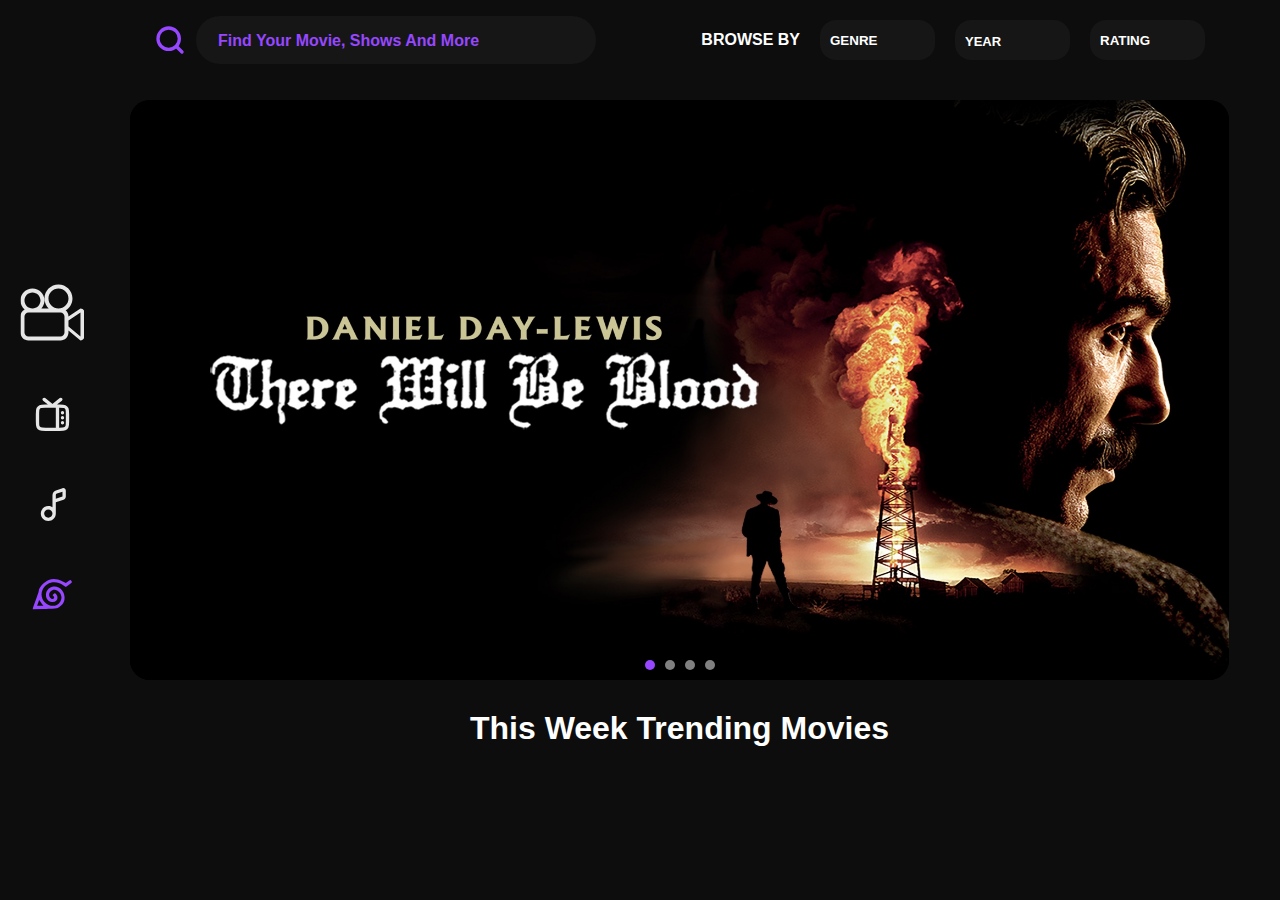
<file: index.html>
<!DOCTYPE html>
<html lang="en">
<head>
    <meta charset="UTF-8">
    <meta name="viewport" content="width=device-width, initial-scale=1.0">
    <title>TasteBud</title>
    <link rel="stylesheet" href="styles.css">
</head>
<body>
    <div class="grid">
        <aside>
            <div class="nav">
                <img src="Vector\home.svg" class="icon">
                <img src="Vector\movie.svg" class="micon">
                <img src="Vector\tv.svg" class="icon">
                <img src="Vector\music.svg" class="icon">
                <img src="Vector\anime.svg"class="icon">
            </div>
        </aside>

        <header>
            <div class="search">
                <img src="Vector\search.svg" alt="search" class="search-icon">
                <input class="search-bar" type="text" placeholder="Find your movie, shows and more">
            </div>
                    <div class="right-bar">
                    <div class="b-1">BROWSE BY</div>
                    <select class="genre-box" name="Genere" id="Genre">
                        <option value="">GENRE</option>
                        <option value="Action">Action</option>
                        <option value="Adventure">Adventure</option>
                        <option value="Comedy">Comedy</option>
                        <option value="Crime">Crime</option>
                        <option value="Drama">Drama</option>
                        <option value="Fantasy">Fantasy</option>
                        <option value="Historical">Historical</option>
                        <option value="Horror">Horror</option>
                        <option value="Mystery">Mystery</option>
                        <option value="Romance">Romance</option>
                        <option value="Science Fiction">Science Fiction</option>
                        <option value="Thriller">Thriller</option>
                        <option value="Western">Western</option>
                    </select>
                    <input class="year-bar" type="year" min="1990" max="2023" placeholder="YEAR">
                    <select class="rating-box" name="rating" id="rating">
                        <option value="">RATING</option>
                        <option value="Highest">Highest First</option>
                        <option value="Lowest">Lowest First</option>
                    </select>
                    </div>
        </header>

        <main class="display-section carousel" data-carousel>
            
            <ul data-slides>
              <li class="slide" data-active data-index="0">
                <img src="images\there will be blood.jpg" alt="Nature Image #1">
              </li>
              <li class="slide" data-index="1">
                <img src="./images/asteroid city.jpg" alt="Nature Image #2">
              </li>
              <li class="slide" data-index="2">
                <img src="./images/The-Irishman.jpg" alt="Nature Image #3">
              </li>
              <li class="slide" data-index="3">
                <img src="./images/dunkirk.jpg" alt="Nature Image #4">
              </li>
            </ul>

            <div class="carousel-indicators">
                <button class="carousel-indicator active" data-slide-index="0"></button>
                <button class="carousel-indicator" data-slide-index="1"></button>
                <button class="carousel-indicator" data-slide-index="2"></button>
                <button class="carousel-indicator" data-slide-index="3"></button>
            </div>

        </main>


        <main class="cards-section">
            <div class="wrapper">
                <div class="popular-text">This Week Trending Movies</div>
            </div>
            <div id="popular-movies" class="wrapper card-wrapper">
                <!-- Cards are inserted here -->
            </div>
        </main>
    </div>

    <script src="api.js"></script>
    <script src="carousel.js"></script>
    <script src="input.js"></script>
</body>
</html>
</file>
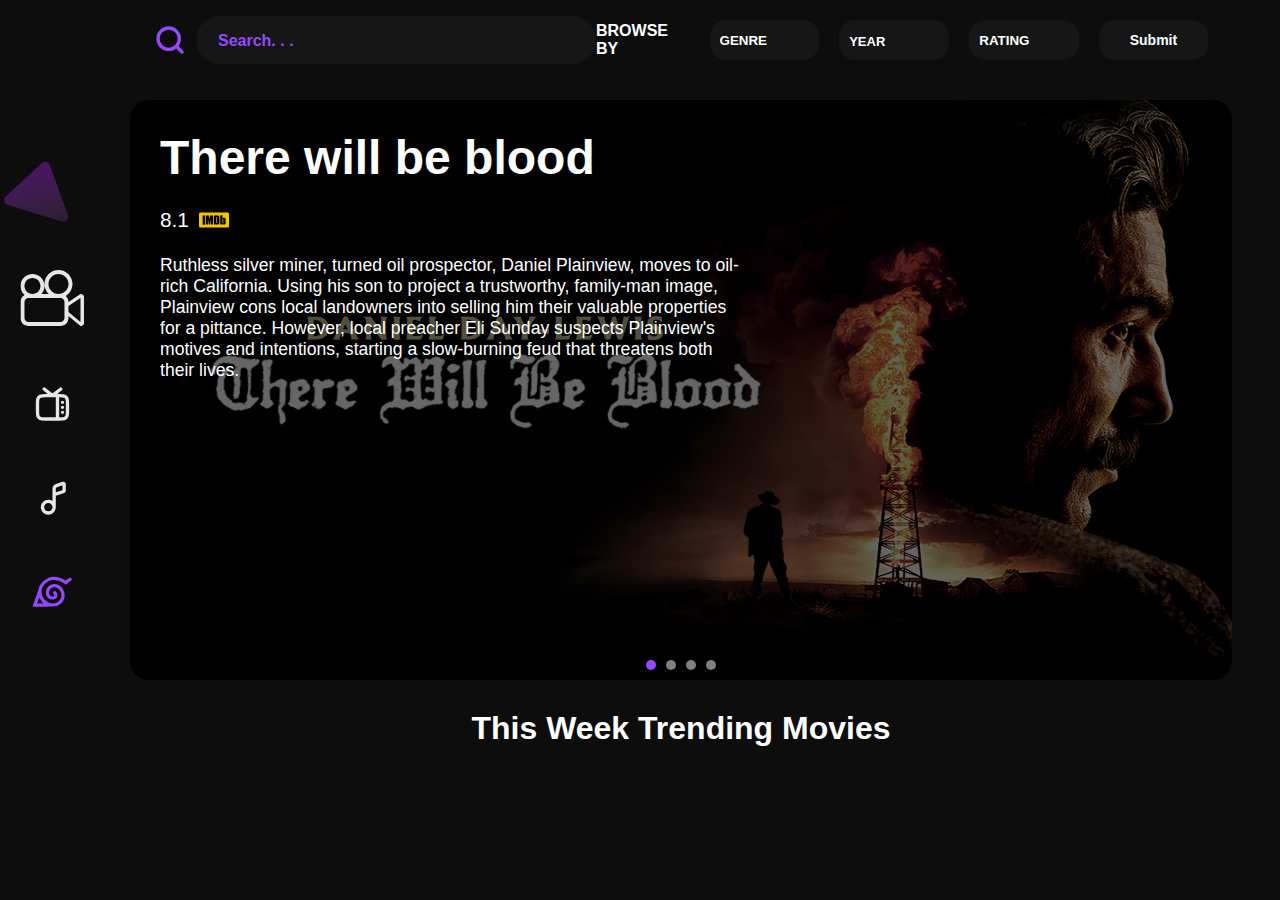
<file: movies/index.html>
<!DOCTYPE html>
<html lang="en">
<head>
    <meta charset="UTF-8">
    <meta name="viewport" content="width=device-width, initial-scale=1.0">
    <title>TasteBud</title>
    <link rel="stylesheet" href="../styles.css">
</head>
<body>
    <div class="grid">
        <aside>
            <div class="nav">
                <img src="../Vector\hover.svg" class="hover"> 
                <a href = "http://127.0.0.1:5500/Homepage/index.html"><img src="../Vector\home.svg" class="icon"></a>
                <a href = "http://127.0.0.1:5500/movies/index.html"><img src="../Vector\movie.svg" class="micon"></a>
                <a href = "http://127.0.0.1:5500/shows/index-shows.html"><img src="../Vector\tv.svg" class="icon"></a>
                <a href = "http://127.0.0.1:5500/music/index-music.html"><img src="../Vector\music.svg" class="icon"></a>
                <img src="../Vector\anime.svg" class="icon">
            </div>
            </aside>

        <header>
            <div class="search">
                <img src="../Vector\search.svg" alt="search" class="search-icon">
                <input class="search-bar" type="text" placeholder="Search. . .">
            </div>
                    <div class="right-bar">
                    <div class="b-1">BROWSE BY</div>
                    <select class="genre-box" name="Genere" id="Genre">
                        <option value="">GENRE</option>
                        <option value="Action">Action</option>
                        <option value="Adventure">Adventure</option>
                        <option value="Comedy">Comedy</option>
                        <option value="Crime">Crime</option>
                        <option value="Drama">Drama</option>
                        <option value="Fantasy">Fantasy</option>
                        <option value="Historical">Historical</option>
                        <option value="Horror">Horror</option>
                        <option value="Mystery">Mystery</option>
                        <option value="Romance">Romance</option>
                        <option value="Science Fiction">Science Fiction</option>
                        <option value="Thriller">Thriller</option>
                        <option value="Western">Western</option>
                    </select>
                    <input class="year-bar" type="number" min="1990" max="2023" placeholder="YEAR">
                    <select class="rating-box" name="rating" id="rating">
                        <option value="">RATING</option>
                        <option value="Highest">Highest First</option>
                        <option value="Lowest">Lowest First</option>
                    </select>
                    <button class="submit">Submit</button>
                </div>
        </header>

        <main class="display-section carousel" data-carousel>
            
            <ul data-slides>
            <li class="slide" data-active data-index="0">
                <img src="../images\there will be blood.jpg" class="image-1">
                <div class="overlay">
                    <div class="movie-name name-1">There will be blood</div>
                    <div class="rating-wrapper">
                        <div class="movie-rating rating-1">8.1</div>
                        <img src="../images/IMDB_Logo_2016.svg" alt="imdb logo" class="imdb">
                    </div>
                    <div class="movie-desc desc-1">Ruthless silver miner, turned oil prospector, Daniel Plainview, moves to oil-rich California. Using his son to project a trustworthy, family-man image, Plainview cons local landowners into selling him their valuable properties for a pittance. However, local preacher Eli Sunday suspects Plainview's motives and intentions, starting a slow-burning feud that threatens both their lives.</div>
                </div>
            </li>
            <li class="slide" data-index="1">
                <img src="../images/asteroid city.jpg" class="image-2">
                <div class="overlay">
                    <div class="movie-name name-2">Asteroid City</div>
                    <div class="rating-wrapper">
                        <div class="movie-rating rating-2">6.7</div>
                        <img src="../images/IMDB_Logo_2016.svg" alt="imdb logo" class="imdb">
                    </div>
                    <div class="movie-desc desc-2">In an American desert town circa 1955, the itinerary of a Junior Stargazer/Space Cadet convention is spectacularly disrupted by world-changing events.</div>
                </div>
            </li>
            <li class="slide" data-index="2">
                <img src="../images/The-Irishman.jpg" class="image-3">
                <div class="overlay">
                    <div class="movie-name name-3">The Irishman</div>
                    <div class="rating-wrapper">
                        <div class="movie-rating rating-3">7.6</div>
                        <img src="../images/IMDB_Logo_2016.svg" alt="imdb logo" class="imdb">
                    </div>
                    <div class="movie-desc desc-3">Pennsylvania, 1956. Frank Sheeran, a war veteran of Irish origin who works as a truck driver, accidentally meets mobster Russell Bufalino. Once Frank becomes his trusted man, Bufalino sends him to Chicago with the task of helping Jimmy Hoffa, a powerful union leader related to organized crime, with whom Frank will maintain a close friendship for nearly twenty years.</div>
                </div>
            </li>
            <li class="slide" data-index="3">
                <img src="../images/dunkirk.jpg" class="image-4">
                <div class="overlay">
                    <div class="movie-name name-4">Dunkirk</div>
                    <div class="rating-wrapper">
                        <div class="movie-rating rating-4">7.5</div>
                        <img src="../images/IMDB_Logo_2016.svg" alt="imdb logo" class="imdb">
                    </div>
                    <div class="movie-desc desc-4">The story of the miraculous evacuation of Allied soldiers from Belgium, Britain, Canada and France, who were cut off and surrounded by the German army from the beaches and harbour of Dunkirk between May 26th and June 4th 1940 during World War II.</div>
                </div>
            </li>
            </ul>

            <div class="carousel-indicators">
                <button class="carousel-indicator active" data-slide-index="0"></button>
                <button class="carousel-indicator" data-slide-index="1"></button>
                <button class="carousel-indicator" data-slide-index="2"></button>
                <button class="carousel-indicator" data-slide-index="3"></button>
            </div>

        </main>


        <main class="cards-section">
            <div class="wrapper">
                <div class="popular-text">This Week Trending Movies</div>
            </div>
            <div id="popular-movies" class="wrapper card-wrapper">
                <!-- Cards are inserted here -->
            </div>
        </main>
    </div>

    <script src="api-movies.js"></script>
    <script src="../carousel.js"></script>
</body>
</html>
</file>
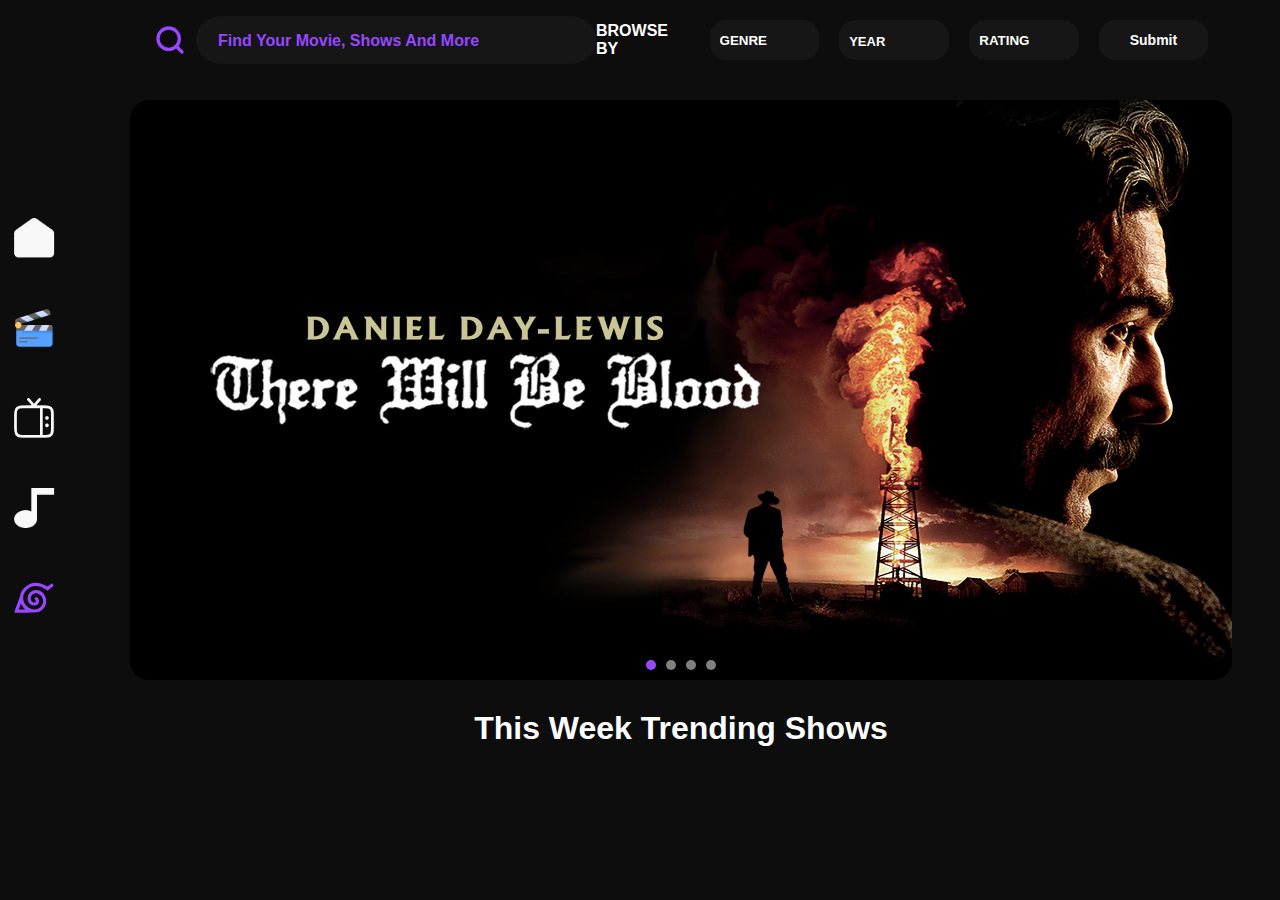
<file: index-shows.html>
<!DOCTYPE html>
<html lang="en">
<head>
    <meta charset="UTF-8">
    <meta name="viewport" content="width=device-width, initial-scale=1.0">
    <title>TasteBud</title>
    <link rel="stylesheet" href="styles.css">
</head>
<body>
    <div class="grid">
        <aside>
            <div class="nav">
              <img src="Vector\home.png" class="icon">
              <img src="Vector\movie.png" class="micon">
              <img src="Vector\tv.png" class="icon">
              <img src="Vector\music.png" class="icon">
              <img src="Vector\anime.svg" class="icon">
            </div>
          </aside>

    <header>
        <div class="search">
            <img src="Vector\search.svg" alt="search" class="search-icon">
            <input class="search-bar" type="text" placeholder="Find your movie, shows and more">
        </div>
                <div class="right-bar">
                <div class="b-1">BROWSE BY</div>
                <select class="genre-box" name="Genere" id="Genre">
                    <option value="">GENRE</option>
                    <option value="Action">Action</option>
                    <option value="Adventure">Adventure</option>
                    <option value="Comedy">Comedy</option>
                    <option value="Crime">Crime</option>
                    <option value="Drama">Drama</option>
                    <option value="Fantasy">Fantasy</option>
                    <option value="Historical">Historical</option>
                    <option value="Horror">Horror</option>
                    <option value="Mystery">Mystery</option>
                    <option value="Romance">Romance</option>
                    <option value="Science Fiction">Science Fiction</option>
                    <option value="Thriller">Thriller</option>
                    <option value="Western">Western</option>
                </select>
                <input class="year-bar" type="number" min="1990" max="2023" placeholder="YEAR">
                <select class="rating-box" name="rating" id="rating">
                    <option value="">RATING</option>
                    <option value="Highest">Highest First</option>
                    <option value="Lowest">Lowest First</option>
                </select>
                <button class="submit">Submit</button>
            </div>
    </header>

    <main class="display-section carousel" data-carousel>
        
        <ul data-slides>
          <li class="slide" data-active data-index="0">
            <img src="images\there will be blood.jpg" class="image-1">
          </li>
          <li class="slide" data-index="1">
            <img src="./images/asteroid city.jpg" class="image-2">
          </li>
          <li class="slide" data-index="2">
            <img src="./images/The-Irishman.jpg" class="image-3">
          </li>
          <li class="slide" data-index="3">
            <img src="./images/dunkirk.jpg" class="image-4">
          </li>
        </ul>

            <div class="carousel-indicators">
                <button class="carousel-indicator active" data-slide-index="0"></button>
                <button class="carousel-indicator" data-slide-index="1"></button>
                <button class="carousel-indicator" data-slide-index="2"></button>
                <button class="carousel-indicator" data-slide-index="3"></button>
            </div>

        </main>


        <main class="cards-section">
            <div class="wrapper">
                <div class="popular-text">This Week Trending Shows</div>
            </div>
            <div id="popular-Shows" class="wrapper card-wrapper">
                <!-- Cards are inserted here -->
            </div>
        </main>
    </div>

<script src="api-shows.js"></script>
<script src="carousel.js"></script>
</body>
</html>
</file>
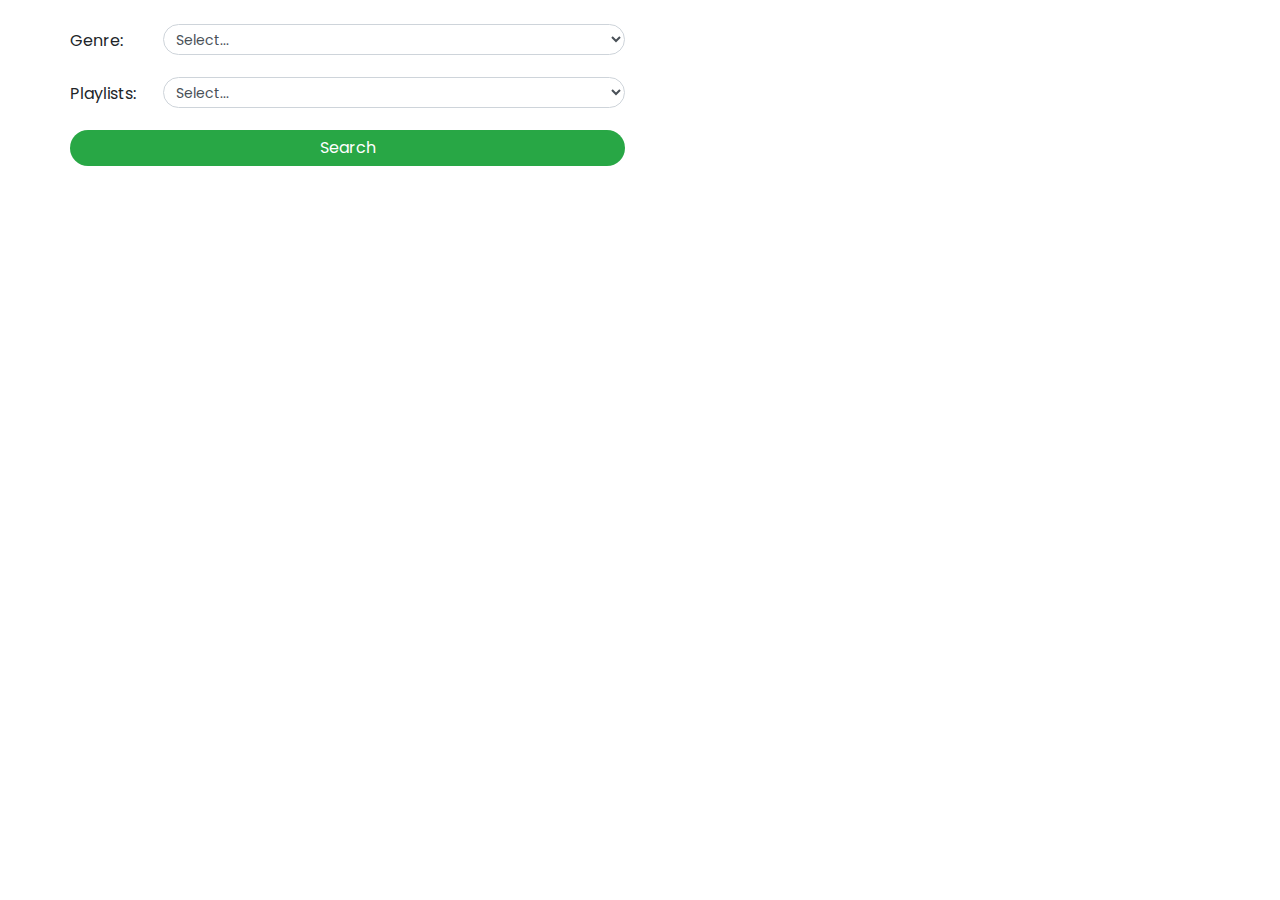
<file: music/index-music.html>
<!DOCTYPE html>
<html lang='en'>
<head>
    <meta charset='UTF-8'>
    <meta name='viewport' content='width=device-width, initial-scale=1.0'>
    <title>Spotify Web API Tutorial</title>
    <link rel="stylesheet" href="https://maxcdn.bootstrapcdn.com/bootstrap/4.0.0/css/bootstrap.min.css" integrity="sha384-Gn5384xqQ1aoWXA+058RXPxPg6fy4IWvTNh0E263XmFcJlSAwiGgFAW/dAiS6JXm" crossorigin="anonymous">
    <link rel='stylesheet' type='text/css' href='styles-music.css'>
</head>
<body>
    
    <div class='container'>        
        <form action=''>
            
            <input type='hidden' id='hidden_token'>
            <div class='col-sm-6 form-group row mt-4 px-0'>
                <label for='Genre' class='form-label col-sm-2'>Genre:</label>
                <select name='' id='select_genre' class='form-control form-control-sm col-sm-10'>
                    <option>Select...</option>                    
                </select>
            </div>
            <div class='col-sm-6 form-group row px-0'>
                <label for='Genre' class='form-label col-sm-2'>Playlists:</label>
                <select name='' id='select_playlist' class='form-control form-control-sm col-sm-10'>
                    <option>Select...</option>                    
                </select>
            </div>                  
            <div class='col-sm-6 row form-group px-0'>
                <button type='submit' id='btn_submit' class='btn btn-success col-sm-12'>Search</button>
            </div>          
        </form>        
        <div class='row'>
            <div class='col-sm-6 px-0'>
                <div class='list-group song-list'>
                    
                </div>                                             
            </div>
            <div class='offset-md-1 col-sm-4' id='song-detail'>                
            </div>
        </div>   
    </div>

    <script src="https://code.jquery.com/jquery-3.2.1.slim.min.js" integrity="sha384-KJ3o2DKtIkvYIK3UENzmM7KCkRr/rE9/Qpg6aAZGJwFDMVNA/GpGFF93hXpG5KkN" crossorigin="anonymous"></script>
<script src="https://cdnjs.cloudflare.com/ajax/libs/popper.js/1.12.9/umd/popper.min.js" integrity="sha384-ApNbgh9B+Y1QKtv3Rn7W3mgPxhU9K/ScQsAP7hUibX39j7fakFPskvXusvfa0b4Q" crossorigin="anonymous"></script>
<script src="https://maxcdn.bootstrapcdn.com/bootstrap/4.0.0/js/bootstrap.min.js" integrity="sha384-JZR6Spejh4U02d8jOt6vLEHfe/JQGiRRSQQxSfFWpi1MquVdAyjUar5+76PVCmYl" crossorigin="anonymous"></script>
    
    <script src='api-music.js' type='text/javascript'></script>
</body>
</html>
</file>
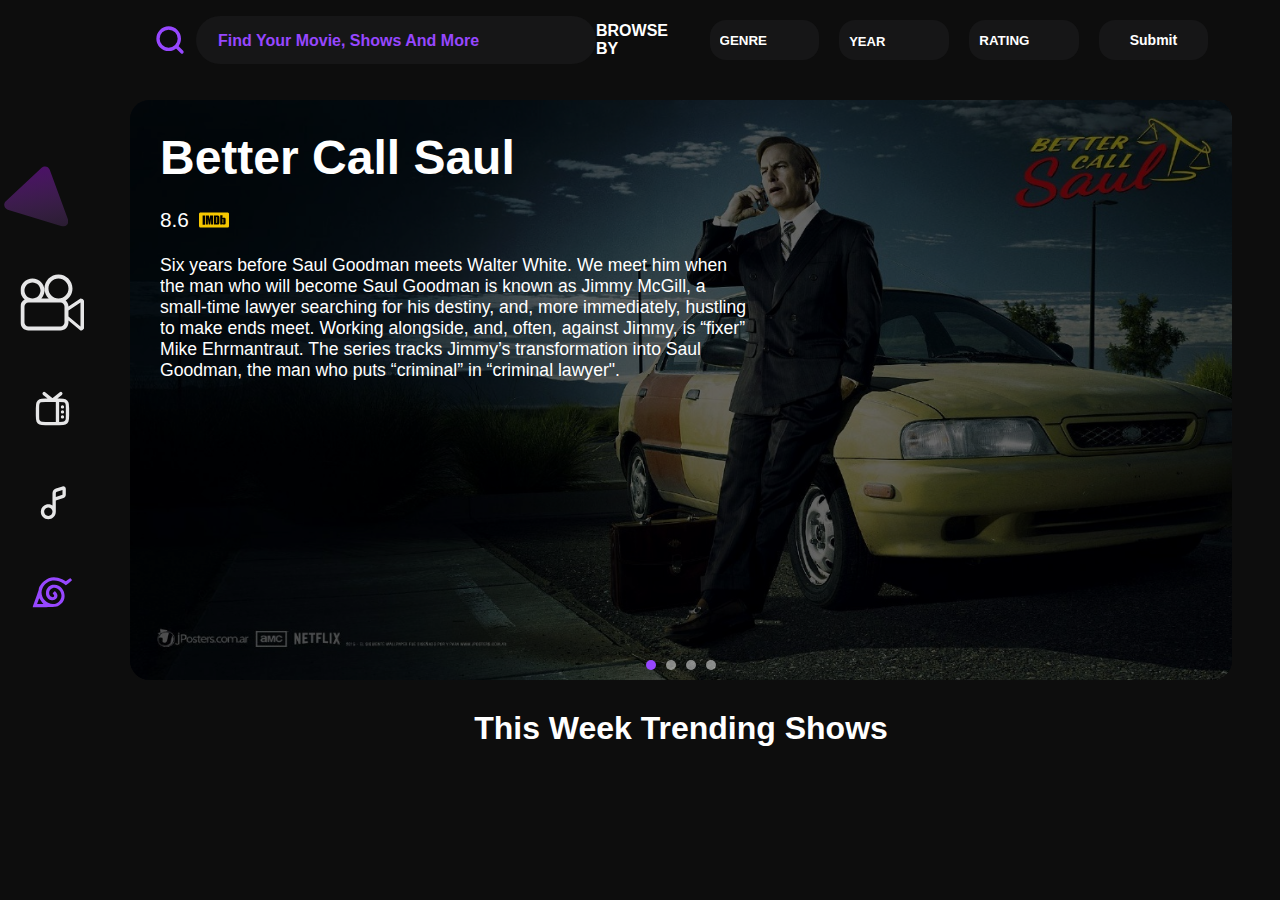
<file: shows/index-shows.html>
<!DOCTYPE html>
<html lang="en">
<head>
    <meta charset="UTF-8">
    <meta name="viewport" content="width=device-width, initial-scale=1.0">
    <title>TasteBud</title>
    <link rel="stylesheet" href="../styles.css">
</head>
<body>
    <div class="grid">
      <aside>
        <div class="nav">
          <img src="../Vector\hover.svg" class="hover"> 
          <a href = "http://127.0.0.1:5500/Homepage/index.html"><img src="../Vector\home.svg" class="icon"></a>
          <a href = "http://127.0.0.1:5500/movies/index.html"><img src="../Vector\movie.svg" class="micon"></a>
          <a href = "http://127.0.0.1:5500/shows/index-shows.html"><img src="../Vector\tv.svg" class="icon"></a>
          <img src="../Vector\music.svg" class="icon">
          <img src="../Vector\anime.svg" class="icon">
        </div>
      </aside>

    <header>
        <div class="search">
            <img src="../Vector\search.svg" alt="search" class="search-icon">
            <input class="search-bar" type="text" placeholder="Find your movie, shows and more">
        </div>
                <div class="right-bar">
                <div class="b-1">BROWSE BY</div>
                <select class="genre-box" name="Genere" id="Genre">
                    <option value="">GENRE</option>
                    <option value="Action">Action</option>
                    <option value="Adventure">Adventure</option>
                    <option value="Comedy">Comedy</option>
                    <option value="Crime">Crime</option>
                    <option value="Drama">Drama</option>
                    <option value="Fantasy">Fantasy</option>
                    <option value="Historical">Historical</option>
                    <option value="Horror">Horror</option>
                    <option value="Mystery">Mystery</option>
                    <option value="Romance">Romance</option>
                    <option value="Science Fiction">Science Fiction</option>
                    <option value="Thriller">Thriller</option>
                    <option value="Western">Western</option>
                </select>
                <input class="year-bar" type="number" min="1990" max="2023" placeholder="YEAR">
                <select class="rating-box" name="rating" id="rating">
                    <option value="">RATING</option>
                    <option value="Highest">Highest First</option>
                    <option value="Lowest">Lowest First</option>
                </select>
                <button class="submit">Submit</button>
            </div>
    </header>

    <main class="display-section carousel" data-carousel>
        
        <ul data-slides>
          <li class="slide" data-active data-index="0">
            <img src="../images/Better call saul.jpeg" class="image-1">
            <div class="overlay">
                <div class="tv-name name-1">Better Call Saul </div>
                <div class="rating-wrapper">
                    <div class="tv-rating rating-1">8.6</div>
                    <img src="../images/IMDB_Logo_2016.svg" alt="imdb logo" class="imdb">
                </div>
                <div class="tv-desc desc-1">Six years before Saul Goodman meets Walter White. We meet him when the man who will become Saul Goodman is known as Jimmy McGill, a small-time lawyer searching for his destiny, and, more immediately, hustling to make ends meet. Working alongside, and, often, against Jimmy, is “fixer” Mike Ehrmantraut. The series tracks Jimmy’s transformation into Saul Goodman, the man who puts “criminal” in “criminal lawyer".</div>
            </div>
          </li>
          <li class="slide" data-index="1">
            <img src="../images/Dahmer.webp" class="image-2">
            <div class="overlay">
              <div class="tv-name name-2">Dahmer – Monster: The Jeffrey Dahmer Story</div>
              <div class="rating-wrapper">
                  <div class="tv-rating rating-2">8.1</div>
                  <img src="../images/IMDB_Logo_2016.svg" alt="imdb logo" class="imdb">
              </div>
              <div class="tv-desc desc-2">This series examines the gruesome and horrific true crimes of Jeffrey Dahmer and the systemic failures that enabled one of America’s most notorious serial killers to continue his murderous spree in plain sight for over a decade.</div>
          </div>
          </li>
          <li class="slide" data-index="2">
            <img src="../images/Succession.jpeg" class="image-3">
            <div class="overlay">
              <div class="tv-name name-3">Succession</div>
              <div class="rating-wrapper">
                  <div class="tv-rating rating-3">8.2</div>
                  <img src="../images/IMDB_Logo_2016.svg" alt="imdb logo" class="imdb">
              </div>
              <div class="tv-desc desc-3">Follow the lives of the Roy family as they contemplate their future once their aging father begins to step back from the media and entertainment conglomerate they control.</div>
          </div>
          </li>
          <li class="slide" data-index="3">
            <img src="../images/Gotham.jpeg" class="image-4">
            <div class="overlay">
              <div class="tv-name name-4">Gotham</div>
              <div class="rating-wrapper">
                  <div class="tv-rating rating-4">7.6</div>
                  <img src="../images/IMDB_Logo_2016.svg" alt="imdb logo" class="imdb">
              </div>
              <div class="tv-desc desc-4">Everyone knows the name Commissioner Gordon. He is one of the crime world's greatest foes, a man whose reputation is synonymous with law and order. But what is known of Gordon's story and his rise from rookie detective to Police Commissioner? What did it take to navigate the multiple layers of corruption that secretly ruled Gotham City, the spawning ground of the world's most iconic villains? And what circumstances created them – the larger-than-life personas who would become Catwoman, The Penguin, The Riddler, Two-Face and The Joker?</div>
          </div>
          </li>
        </ul>

            <div class="carousel-indicators">
                <button class="carousel-indicator active" data-slide-index="0"></button>
                <button class="carousel-indicator" data-slide-index="1"></button>
                <button class="carousel-indicator" data-slide-index="2"></button>
                <button class="carousel-indicator" data-slide-index="3"></button>
            </div>

        </main>


        <main class="cards-section">
            <div class="wrapper">
                <div class="popular-text">This Week Trending Shows</div>
            </div>
            <div id="popular-Shows" class="wrapper card-wrapper">
                <!-- Cards are inserted here -->
            </div>
        </main>
    </div>

<script src="api-shows.js"></script>
<script src="../carousel.js"></script>
</body>
</html>
</file>
<file: styles.css>
@import url('https://fonts.googleapis.com/css2?family=Poppins:wght@200;400;700&display=swap');

*{
    padding: 0;
    margin: 0;
    box-sizing: border-box;
    font-family: 'Rubik', sans-serif;
}

:root{
    --element-bg: #000000;
    --main-bg: #0d0d0d;
    --purple-accent: #9747FF
}


/* Layout of the website */

body{
    background-color: var(--main-bg);
}

.grid{
    height: 100vh;
    width: 100vw;
    display: grid;
    grid-template-columns: 80px 1fr 1px;
    grid-template-rows: 80px max(63%,600px) 75%;
    grid-column-gap: 50px; 
    overflow-x: hidden;

}

aside{
    grid-area: 1 / 1 / 4 / 2;
    border-radius: 0px 20px 20px 0px;
    display: flex;
    flex-direction: column;
    justify-content: center;
    align-items: center;
}

header{
    border-radius: 0px 0px 20px 20px;
    display: flex;
    flex-direction: row;
    justify-content: space-between;
    align-items: center;
}

.carousel{
    grid-area: 2 / 2 / 3 / 3;
    margin-top: 20px;
    background-color: var(--element-bg);
    border-radius: 20px;
}

.cards-section{
    grid-area: 3 / 2 / 4 / 3;
    margin-top: 20px;
}


/* Styling the Cards Section */

.popular-text{
    font-size: 32px;
    color: white;
    padding: 10px 0px 30px 0px;
    font-weight: 700;
}

.wrapper{
    display: flex;
    gap: 20px;
    align-items: center;
    justify-content: center;
}

.card {
    background-color: var(--element-bg);
    width: 320px;
    height: 420px;
    border-radius: 20px;
}

.card > img {
    height: 100%;
    width: 100%;
    object-fit: cover;
    border-radius: 20px;
}
/* Styling the Carousel */

.carousel {
    position: relative;
    display: flex;
    justify-content: center;
    align-items: center;
    overflow: hidden;
    background-color: var(--element-bg);
    }
    
.carousel > ul {
    margin: 0;
    padding: 0;
    list-style: none;
    position: relative;
    width: 100%;
    height: 100%;
}

.slide {
    position: absolute;
    width: 100%;
    height: 100%;
    opacity: 0;
    transition: 200ms opacity ease-in-out;
    transition-delay: 200ms;
}

.slide > img {
    display: block;
    width: 100%;
    height: 100%;
    object-fit: fill;
    filter: brightness()
    /* Use object-fit: cover; if you want to maintain the aspect ratio */
}

.slide[data-active] {
    opacity: 1;
    transition-delay: 0ms;
}

.carousel-indicators {
    position: absolute;
    display: flex;
    justify-content: center;
    align-items: flex-end;
    width: 100%;
    bottom: 10px; 
    z-index: 2; /* Higher z-index to be above images */
}

.carousel-indicator {
    width: 10px;
    height: 10px;
    border-radius: 50%;
    background-color: rgba(255, 255, 255, 0.5);
    border: none;
    margin: 0 5px;
    cursor: pointer;
    outline: none;
}

.carousel-indicator.active {
    background-color: var(--purple-accent);
}


.overlay {
    position: absolute;
    top: 0;
    left: 0;
    width: 100%;
    height: 100%;
    color: white;
    background-color: rgba(0, 0, 0, 0.6);
    display: flex;
    flex-direction: column;
    gap: 20px;
    transition: opacity 0.3s ease-in-out;
    padding: 30px;
}


.movie-name, .tv-name{
    font-size: 3rem;
    max-width: 60ch;
    font-weight: bold;
}

.movie-rating, .tv-rating{
    font-size: 1.3rem;
    max-width: 60ch;
}

.movie-desc, .tv-desc{
    font-size: 1.1rem;
    max-width: 60ch;
    overflow: hidden;
}

.imdb{
    height: 1.9rem;
    width: 1.9rem;
}

.rating-wrapper{
    display: flex;
    align-items: center;
    gap: 10px;
}

/*right bar*/

.right-bar{
    display: flex;
    flex-direction: row;
    gap: 20px;
    align-items: center;
    margin-right: 24px;
}

/*input value*/

input {
    color: #9747FF;
    font-size: 18px;
  }

input::placeholder {
    display: flex;
    align-items: center;
  }

input:focus::placeholder {
    color: transparent;
  }

  /*search bar*/

.search{
    display: flex;
    justify-content: center;
    align-items: center;
    gap: 10px;
    margin-left: 24px;
}

.search-icon{
    color: #9747FF;
    width: 2rem;
    height: 2rem;
}
.search-bar {
    width: 400px;
    height: 48px;
    border-radius: 25px;
    background-color: #161617;
    border: 0;
    outline: 0;
    font-display: white;
    padding-left: 12px;
    margin-left: auto;
    margin-right: auto;
  }

.search-bar:focus {
    background-color: #292929;
  }
  
.search-bar::placeholder {
    color: #9747FF;
    font-size: 16px;
    text-transform: capitalize;
    padding-left: 10px;
    font-weight: 550;
  }
 

  /*filter bar*/  

.b-1{
    color: white;
    font-weight: 600;
}

  /* Genre And Rating*/

.genre-box, .rating-box{
    width: 115px;
    height: 40px;
    border-radius: 16px;
    font-weight: 600;
    background-color: #161617;
    border: 0;
    outline: 0;
    color: white;
    text-align: left;
    padding-left: 10px;
    cursor: pointer;
    appearance: none;
}

.genre-box:hover, .rating-box:hover {
    background-color: #292929;
    color: #9747FF;
    appearance: none;
}

  /* Year */

.year-bar{
    width: 115px;
    height: 40px;
    border-radius: 16px;
    background-color: #161617;
    border: 0;
    outline: 0;
    cursor: pointer;
    padding: 10px;
}

.year-bar:hover {
    background-color: #292929;
    color: #9747FF;
}

.year-bar::placeholder {
    color: white;
    font-size: 13px;
    font-weight: 550;
    text-transform: capitalize;
}
/*nav bar*/

.nav{
    align-items: center;
    justify-content: center;
    display: flex;
    gap: 50px;
    flex-direction: column;
    position: absolute; 
    left: 0;
    transform: translate(32%, -65%);
    }

.submit{
    width: 115px;
    height: 40px;
    background-color: #161617;
    outline: none;
    border: none;
    color: white;
    border-radius: 16px;
    font-size: 14px;
    font-weight: bold;
}


.submit:hover{
    background-color: #292929;
    cursor: pointer;
    color: #9747FF;
}

.hover{
  position: absolute;
  top: -2.5%;
  left: -26%;
  z-index: 1;
  animation: rotate 5s linear infinite;
}

@keyframes rotate {
    0% {
      transform: rotate(0deg);
    }
    100% {
      transform: rotate(360deg);
    }
  }

.icon{
    position: relative;
    z-index: 4;
    height: 40px;
    width: 40px;
}
</file>
<file: music/styles-music.css>
@import url("https://fonts.googleapis.com/css2?family=Poppins&display=swap");

body {
  font-family: "Poppins", sans-serif;
}

.btn.dropdown-toggle {
  width: 150px;
  text-align: center;
}

span.caret {
  position: absolute;
  left: 90%;
  top: 45%;
}

label {
  padding-top: 5px;
}

.form-label {
  padding-left: 0px !important;
}

.form-control {
  border-radius: 100px;
}

.btn-success {
  background-color: #3b7d4a im !important;
  border-radius: 100px;
  border: none;
  cursor: pointer;
}

.btn-success:hover {
  background-color: #4daf64;
}

img.track {
  border: 3px solid #8a8a8a;
}
</file>
